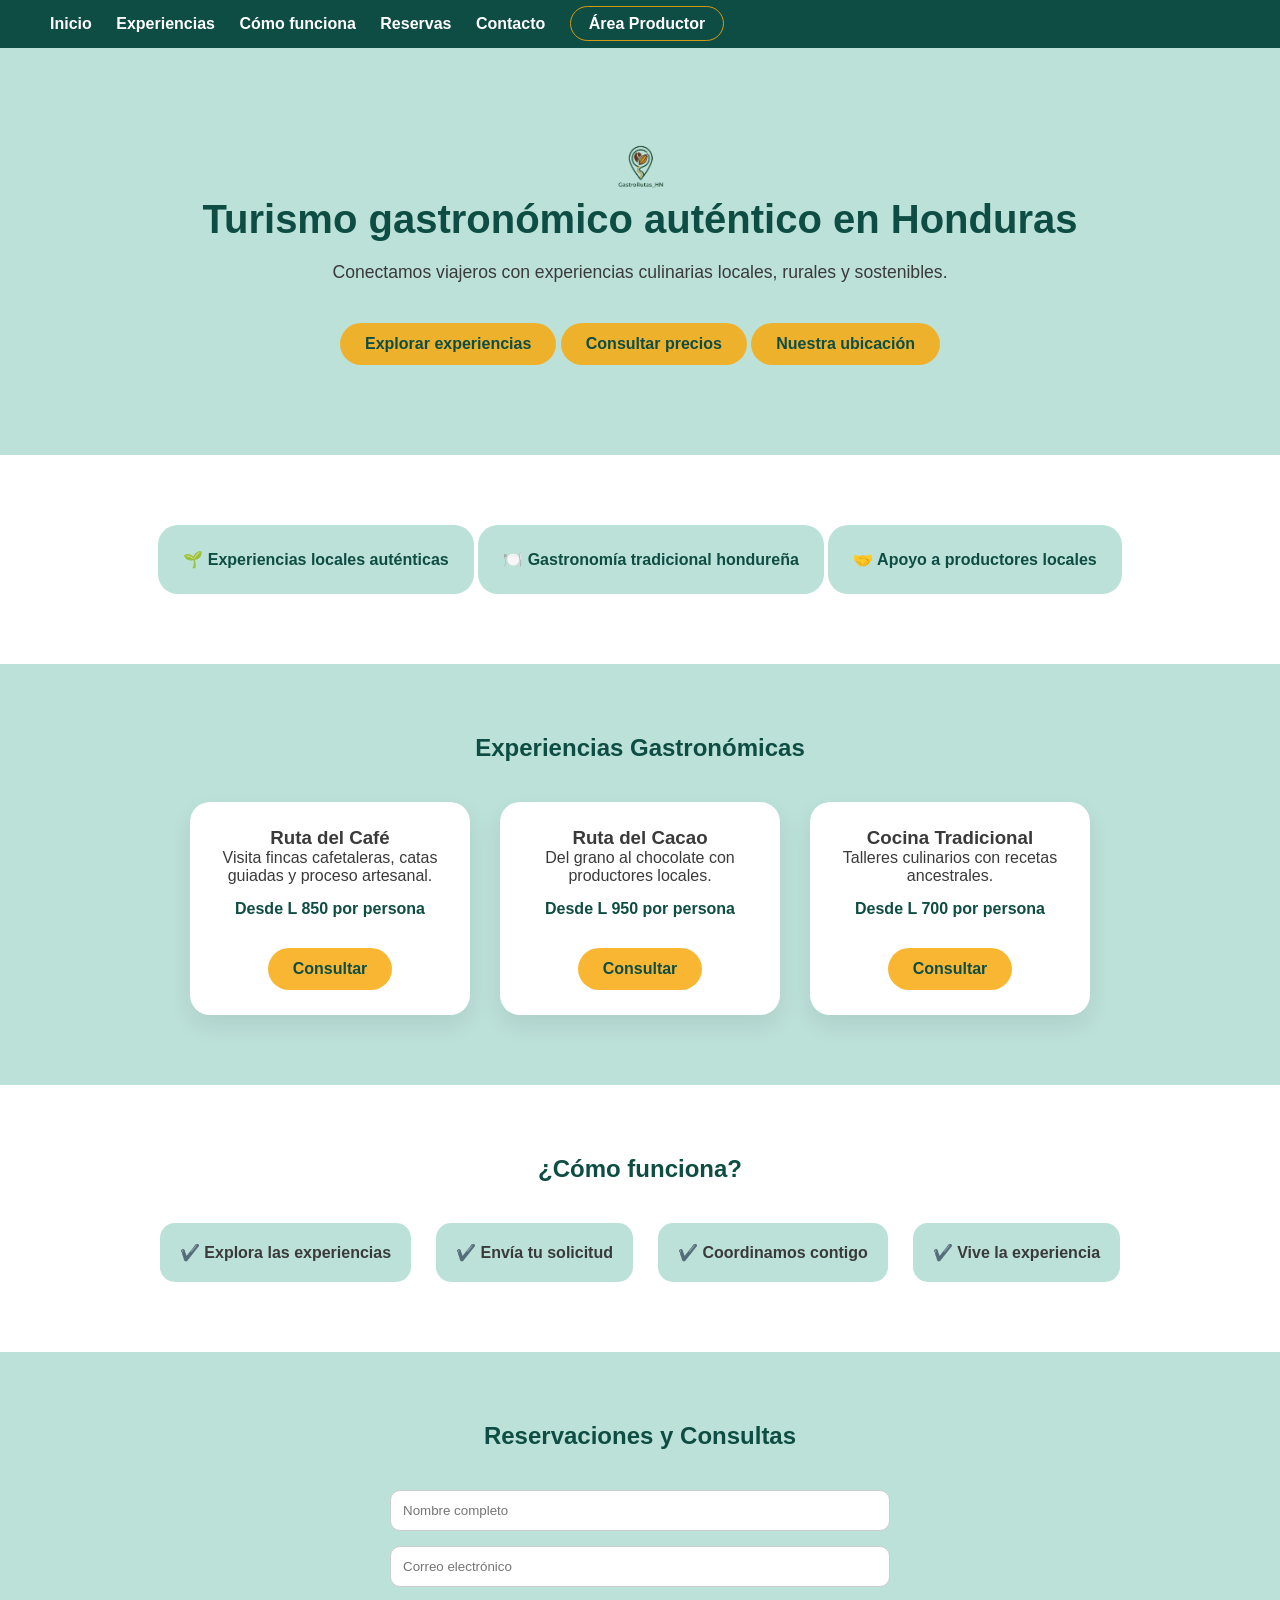
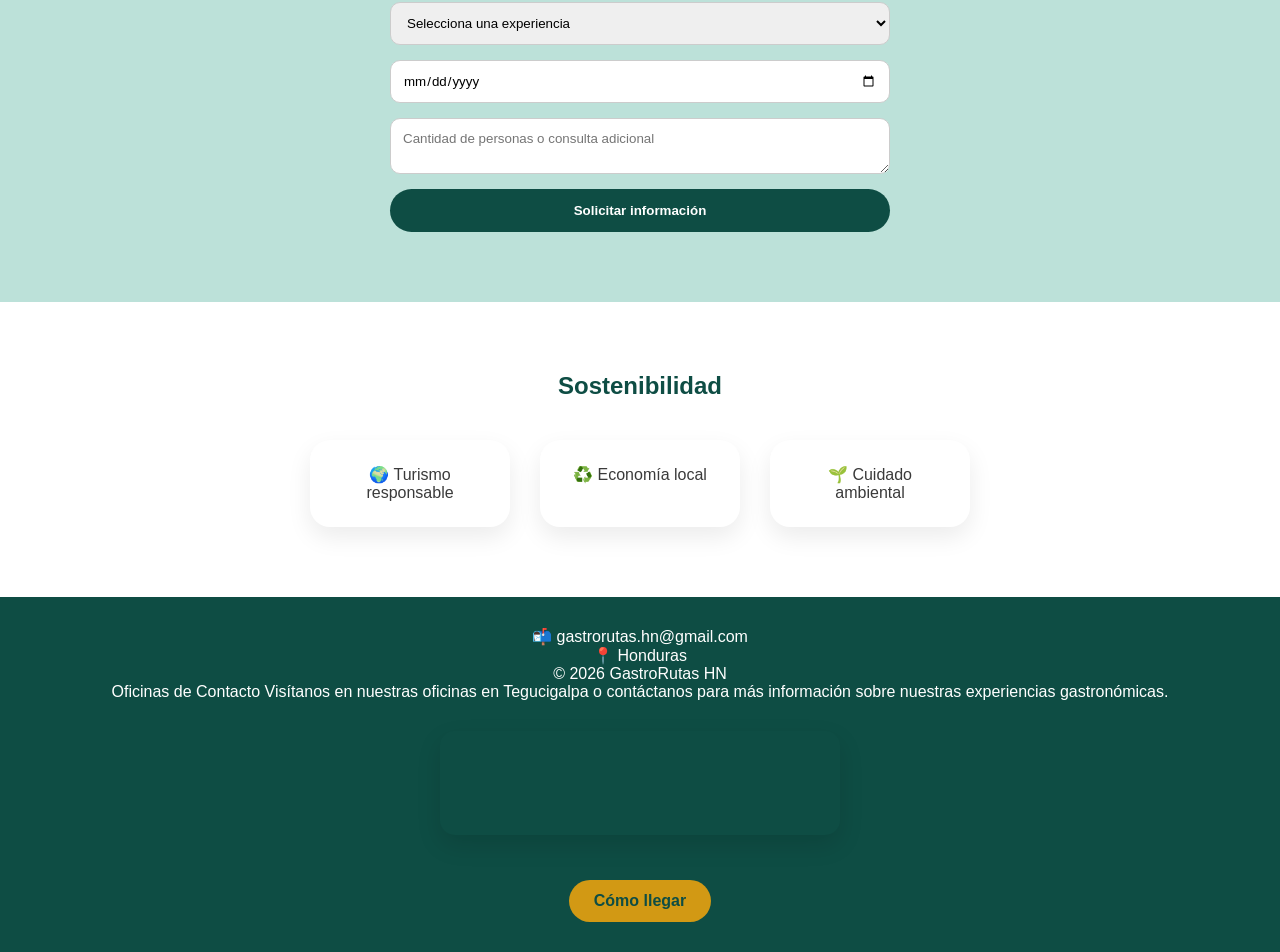
<file: index.html>
<!DOCTYPE html>
<html lang="es">
<head>
    <meta charset="UTF-8">
    <title>GastroRutas HN | Turismo Gastronómico</title>
    <meta name="viewport" content="width=device-width, initial-scale=1.0">
    <link rel="stylesheet" href="styles.css">
</head>

<body>

<header class="header">
    <!--<div class="logo">
        <img src="Logo_sf.png" alt="GastroRutas HN">
    </div>-->
    <nav class="menu">
        <a href="#inicio">Inicio</a>
        <a href="#experiencias">Experiencias</a>
        <a href="#funciona">Cómo funciona</a>
        <a href="#reservas">Reservas</a>
        <a href="#contacto">Contacto</a>
        <a href="Productor.html" class="menu-producer">Área Productor</a>

    </nav>
</header>

<!-- HERO -->
<section id="inicio" class="hero">
    <div class="logo">
        <img src="Logo_sf.png" alt="GastroRutas HN">
    </div>
    <h1>Turismo gastronómico auténtico en Honduras</h1>
    <p>Conectamos viajeros con experiencias culinarias locales, rurales y sostenibles.</p>
    <div class="hero-buttons">
        <a href="#experiencias" class="btn">Explorar experiencias</a>
        <a href="#reservas" class="btn">Consultar precios</a>


    <a href="https://www.google.com/maps/search/?api=1&query=14.083571744952634,-87.18517601571668"
        target="_blank"
        class="btn">
        Nuestra ubicación
    </a>


        
    </div>
    </section>
    

        
  

</section>

<!-- PROPUESTA DE VALOR -->
<section class="section">
    <div class="features">
    <a href="experiencias.html" class="feature">
        🌱 Experiencias locales auténticas
    </a>

    <a href="gastronomia.html" class="feature">
        🍽️ Gastronomía tradicional hondureña
    </a>

    <a href="productores.html" class="feature">
        🤝 Apoyo a productores locales
    </a>
</div>

</section>

<!-- EXPERIENCIAS -->
<section id="experiencias" class="section alt">
    <h2>Experiencias Gastronómicas</h2>

    <div class="cards">
        <div class="card">
            <h3>Ruta del Café</h3>
            <p>Visita fincas cafetaleras, catas guiadas y proceso artesanal.</p>
            <p class="precio">Desde L 850 por persona</p>
            <a href="#reservas" class="btn">Consultar</a>
        </div>

        <div class="card">
            <h3>Ruta del Cacao</h3>
            <p>Del grano al chocolate con productores locales.</p>
            <p class="precio">Desde L 950 por persona</p>
            <a href="#reservas" class="btn">Consultar</a>
        </div>

        <div class="card">
            <h3>Cocina Tradicional</h3>
            <p>Talleres culinarios con recetas ancestrales.</p>
            <p class="precio">Desde L 700 por persona</p>
            <a href="#reservas" class="btn">Consultar</a>
        </div>

    </div>
</section>

<!-- CÓMO FUNCIONA -->
<section id="funciona" class="section">
    <h2>¿Cómo funciona?</h2>

    <div class="steps">
        <div class="step">✔️ Explora las experiencias</div>
        <div class="step">✔️ Envía tu solicitud</div>
        <div class="step">✔️ Coordinamos contigo</div>
        <div class="step">✔️ Vive la experiencia</div>
    </div>
</section>

<!-- RESERVAS -->
<section id="reservas" class="section alt">
    <h2>Reservaciones y Consultas</h2>

    <form 
        action="https://formspree.io/f/mwvnkeja" 
        method="POST" 
        class="form">

        <input 
            type="text" 
            name="nombre" 
            placeholder="Nombre completo" 
            required>

        <input 
            type="email" 
            name="email" 
            placeholder="Correo electrónico" 
            required>

        <select name="experiencia" required>
            <option value="">Selecciona una experiencia</option>
            <option>Ruta del Café</option>
            <option>Ruta del Cacao</option>
            <option>Cocina Tradicional</option>
        </select>

        <input 
            type="date" 
            name="fecha">

        <textarea 
            name="mensaje" 
            placeholder="Cantidad de personas o consulta adicional"></textarea>

        <!-- Opcional pero MUY recomendado -->
        <input 
            type="hidden" 
            name="_subject" 
            value="Nueva solicitud – GastroRutas HN">

        <button type="submit">Solicitar información</button>
    </form>
</section>

<!-- SOSTENIBILIDAD -->
<section class="section">
    <h2>Sostenibilidad</h2>

    <div class="cards">
        <div class="card small">🌍 Turismo responsable</div>
        <div class="card small">♻️ Economía local</div>
        <div class="card small">🌱 Cuidado ambiental</div>
    </div>
</section>

<!-- CONTACTO -->
<footer id="contacto" class="footer">
    <p>📬 gastrorutas.hn@gmail.com</p>
    <p>📍 Honduras</p>
    <p>© 2026 GastroRutas HN</p>
    <p>
        Oficinas de Contacto
        Visítanos en nuestras oficinas en Tegucigalpa o contáctanos para más información
        sobre nuestras experiencias gastronómicas.
    </p>
    <div class="map-container">
        <iframe
            src="https://www.google.com/maps?q=14.083571744952634,-87.18517601571668&output=embed"
            allowfullscreen=""
            loading="lazy">
        </iframe>
    </div>

    <a href="https://www.google.com/maps/search/?api=1&query=14.083571744952634,-87.18517601571668"
       target="_blank"
       class="btn">
       Cómo llegar
    </a>
</footer>

</body>
</html>
</file>
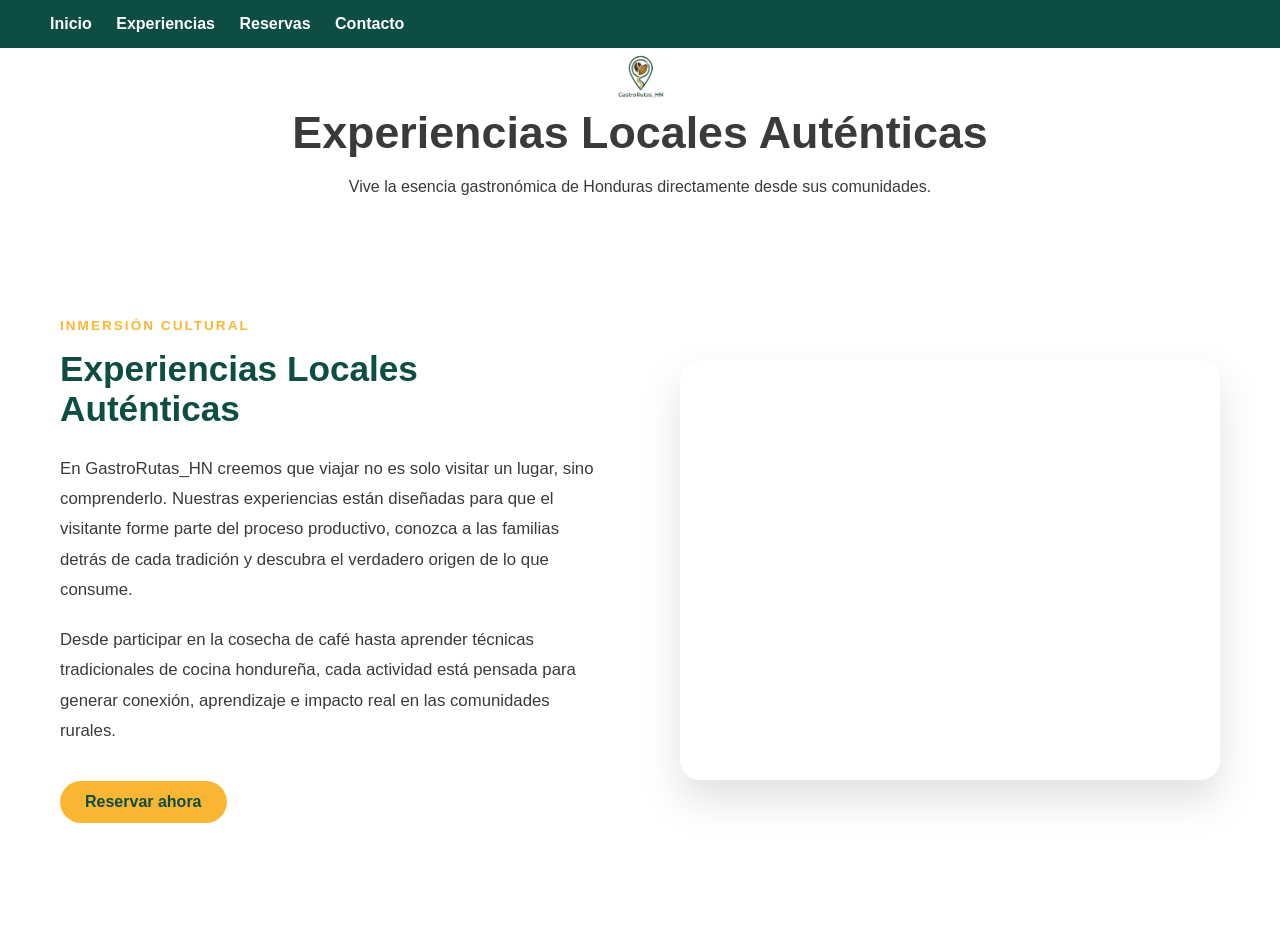
<file: experiencias.html>
<!DOCTYPE html>
<html lang="es">
<head>
    <meta charset="UTF-8">
    <title>Experiencias Locales | GastroRutas HN</title>
    <meta name="viewport" content="width=device-width, initial-scale=1.0">
    <link rel="stylesheet" href="styles.css">
</head>
<body>

<header class="header">
    <!--<div class="logo">
        <img src="Logo_sf.png" alt="GastroRutas HN">
    </div>-->
    <nav class="menu">
        <a href="index.html">Inicio</a>
        <a href="index.html#experiencias">Experiencias</a>
        <a href="index.html#reservas">Reservas</a>
        <a href="index.html#contacto">Contacto</a>
    </nav>
</header>

<!-- HERO -->
<section class="page-hero">
    <div class="logo">
        <img src="Logo_sf.png" alt="GastroRutas HN">
    </div>
    <h1>Experiencias Locales Auténticas</h1>
    <p>Vive la esencia gastronómica de Honduras directamente desde sus comunidades.</p>
</section>

<!-- SECCIÓN 1 -->
<section id="experiencias" class="split-section highlight-section">
    <div class="split-content">

        <div class="split-text">
            <span class="tag">Inmersión Cultural</span>
            <h2>Experiencias Locales Auténticas</h2>
            <p>
                En GastroRutas_HN creemos que viajar no es solo visitar un lugar,
                sino comprenderlo. Nuestras experiencias están diseñadas para
                que el visitante forme parte del proceso productivo, conozca a
                las familias detrás de cada tradición y descubra el verdadero
                origen de lo que consume.
            </p>

            <p>
                Desde participar en la cosecha de café hasta aprender técnicas
                tradicionales de cocina hondureña, cada actividad está pensada
                para generar conexión, aprendizaje e impacto real en las
                comunidades rurales.
            </p>

            <a href="index.html#reservas" class="btn">Reservar ahora</a>
        </div>

        <div class="split-image experiencias-img"></div>

    </div>
</section>

<!-- GALERÍA -->
<!-- 
<section class="gallery-section">
    <h2>Momentos de la Experiencia</h2>

    <div class="gallery-grid">
        <img src="https://images.unsplash.com/photo-1447933601403-0c6688de566e?auto=format&fit=crop&w=800&q=80" alt="Café">
        <img src="https://images.unsplash.com/photo-1504674900247-0877df9cc836?auto=format&fit=crop&w=800&q=80" alt="Cocina tradicional">
        <img src="https://images.unsplash.com/photo-1511381939415-e44015466834?auto=format&fit=crop&w=800&q=80" alt="Cacao">
    </div>
</section>
-->
<!-- CTA FINAL -->

</body>
</html>
</file>
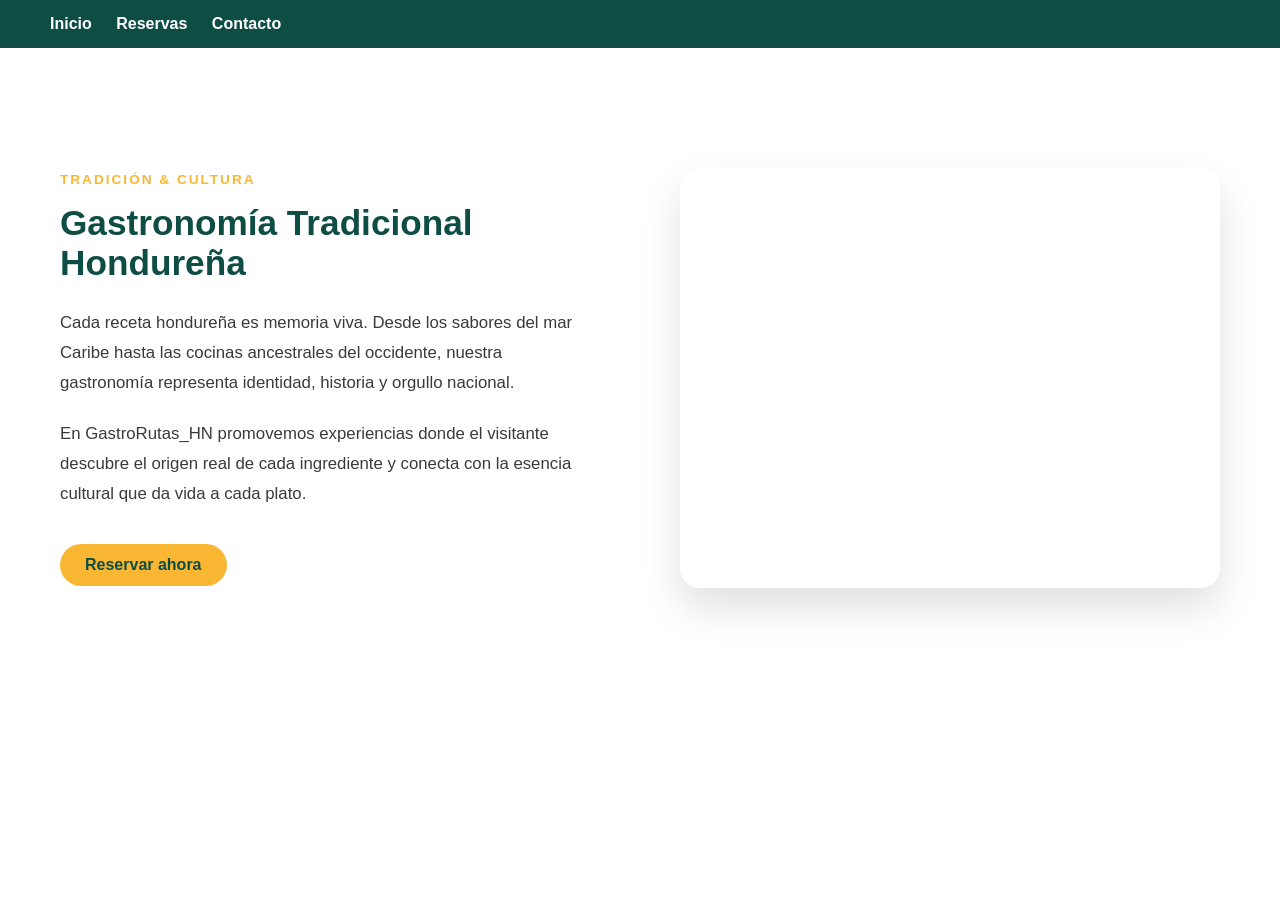
<file: gastronomia.html>
<!DOCTYPE html>
<html lang="es">
<head>
    <meta charset="UTF-8">
    <title>Experiencias Locales | GastroRutas HN</title>
    <link rel="stylesheet" href="styles.css">
</head>
<body>

<header class="header">
        <nav class="menu">
        <a href="index.html">Inicio</a>
        <a href="index.html#reservas">Reservas</a>
        <a href="index.html#contacto">Contacto</a>
    </nav>
</header>

<section id="gastronomia" class="split-section">
    <div class="split-content">
        <div class="split-text">
            
            <span class="tag">Tradición & Cultura</span>
            <h2>Gastronomía Tradicional Hondureña</h2>
            <p>
                Cada receta hondureña es memoria viva. Desde los sabores del mar 
                Caribe hasta las cocinas ancestrales del occidente, nuestra 
                gastronomía representa identidad, historia y orgullo nacional.
            </p>
            <p>
                En GastroRutas_HN promovemos experiencias donde el visitante 
                descubre el origen real de cada ingrediente y conecta con la 
                esencia cultural que da vida a cada plato.
            </p>
            <a href="index.html#reservas" class="btn">Reservar ahora</a>
        </div>

        <div class="split-image gastro-img"></div>
    </div>
</section>


</body>
</html>
</file>
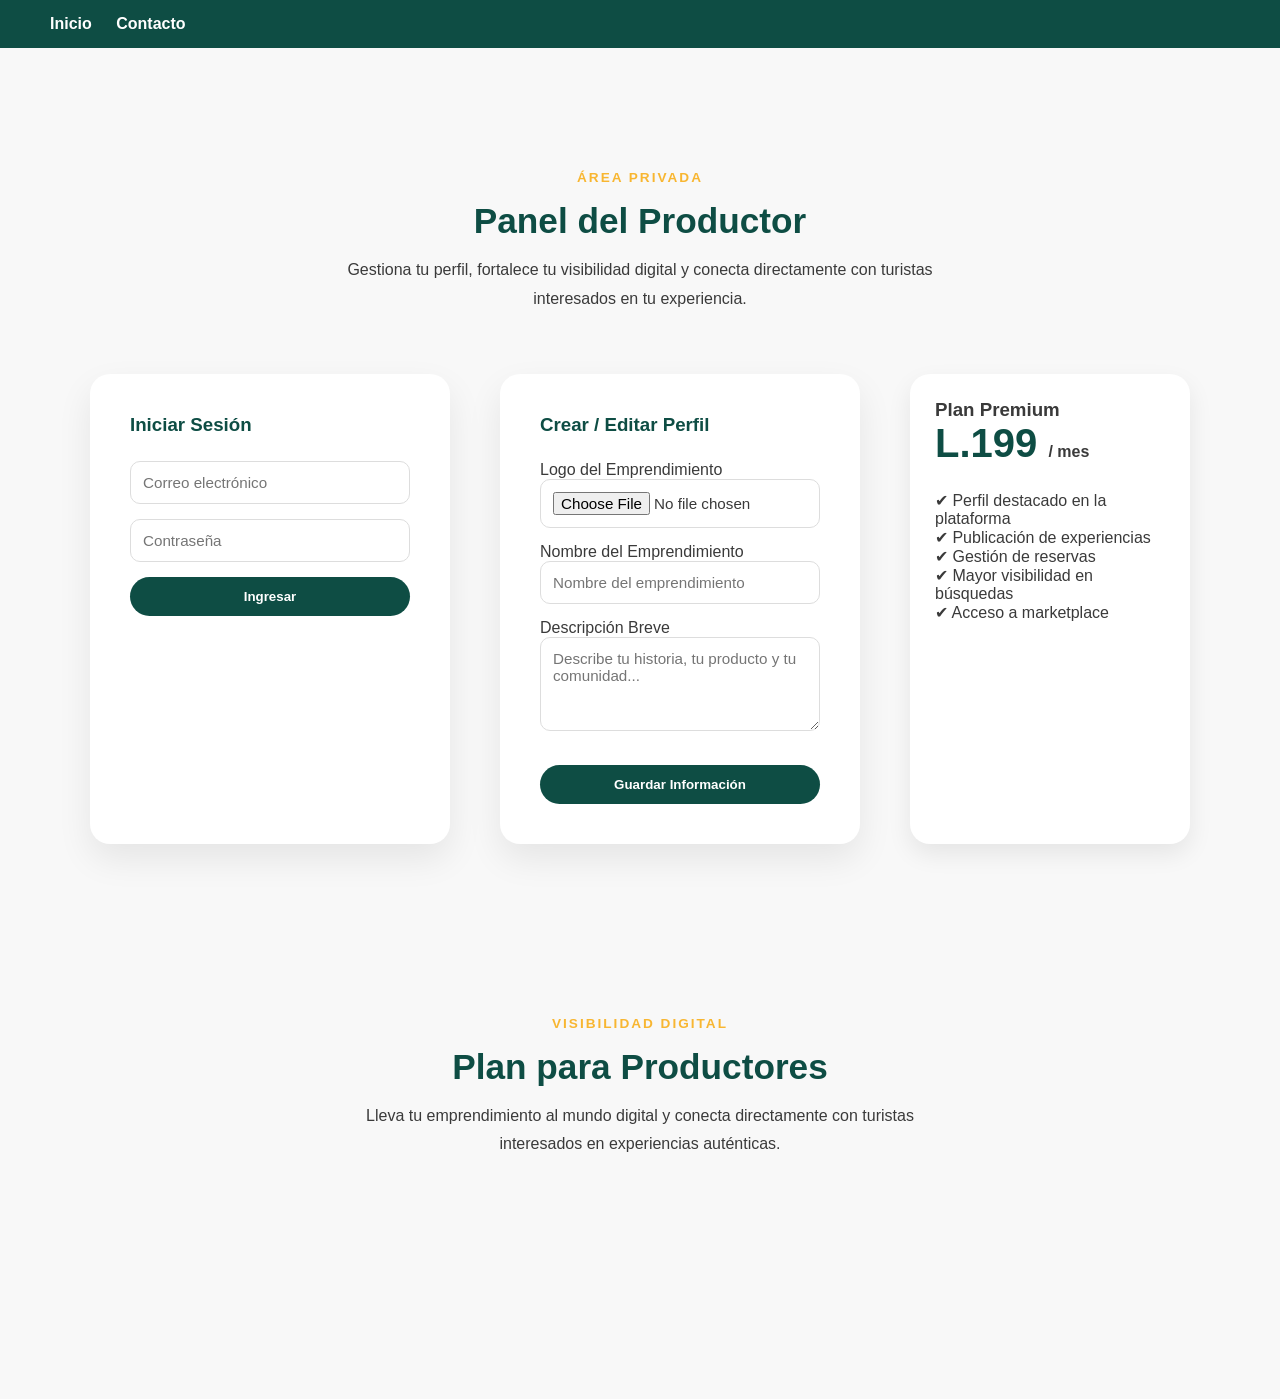
<file: Productor.html>
<!DOCTYPE html>
<html lang="es">
<head>
    <meta charset="UTF-8">
    <title>Área del Productor | GastroRutas HN</title>
    <link rel="stylesheet" href="styles.css">
</head>
<body>

<header class="header">
    <nav class="menu">
        <a href="index.html">Inicio</a>
        <a href="index.html#contacto">Contacto</a>
    </nav>
</header>

<section class="producer-section">
    <div class="producer-container">

        <div class="producer-intro">
            <span class="tag">Área Privada</span>
            <h2>Panel del Productor</h2>
            <p>
                Gestiona tu perfil, fortalece tu visibilidad digital
                y conecta directamente con turistas interesados en tu experiencia.
            </p>
        </div>

        <div class="producer-card">

            <div class="login-box">
                <h3>Iniciar Sesión</h3>
                <form>
                    <input type="email" placeholder="Correo electrónico" required>
                    <input type="password" placeholder="Contraseña" required>
                    <button type="submit">Ingresar</button>
                </form>
            </div>

            <div class="profile-box">
                <h3>Crear / Editar Perfil</h3>
                <form>
                    <label>Logo del Emprendimiento</label>
                    <input type="file" accept="image/*">

                    <label>Nombre del Emprendimiento</label>
                    <input type="text" placeholder="Nombre del emprendimiento">

                    <label>Descripción Breve</label>
                    <textarea rows="4" placeholder="Describe tu historia, tu producto y tu comunidad..."></textarea>

                    <button type="submit" class="btn">Guardar Información</button>
                </form>
            </div>
            
            <div class="card">

            <h3>Plan Premium</h3>

            <div class="price">
                L.199 <span>/ mes</span>
            </div>

            <ul>
                <p>✔ Perfil destacado en la plataforma</p>
                <p>✔ Publicación de experiencias</p>
                <p>✔ Gestión de reservas</p>
                <p>✔ Mayor visibilidad en búsquedas</p>
                <p>✔ Acceso a marketplace</p>
            </ul>
        </div>

<section id="suscripcion" class="pricing-section">
    <div class="pricing-container">

        <div class="pricing-header">
            <span class="tag">Visibilidad Digital</span>
            <h2>Plan para Productores</h2>
            <p>
                Lleva tu emprendimiento al mundo digital y conecta directamente
                con turistas interesados en experiencias auténticas.
            </p>
        </div>

        
    </div>
</section>





        </div>
    </div>
</section>

</body>
</html>
</file>
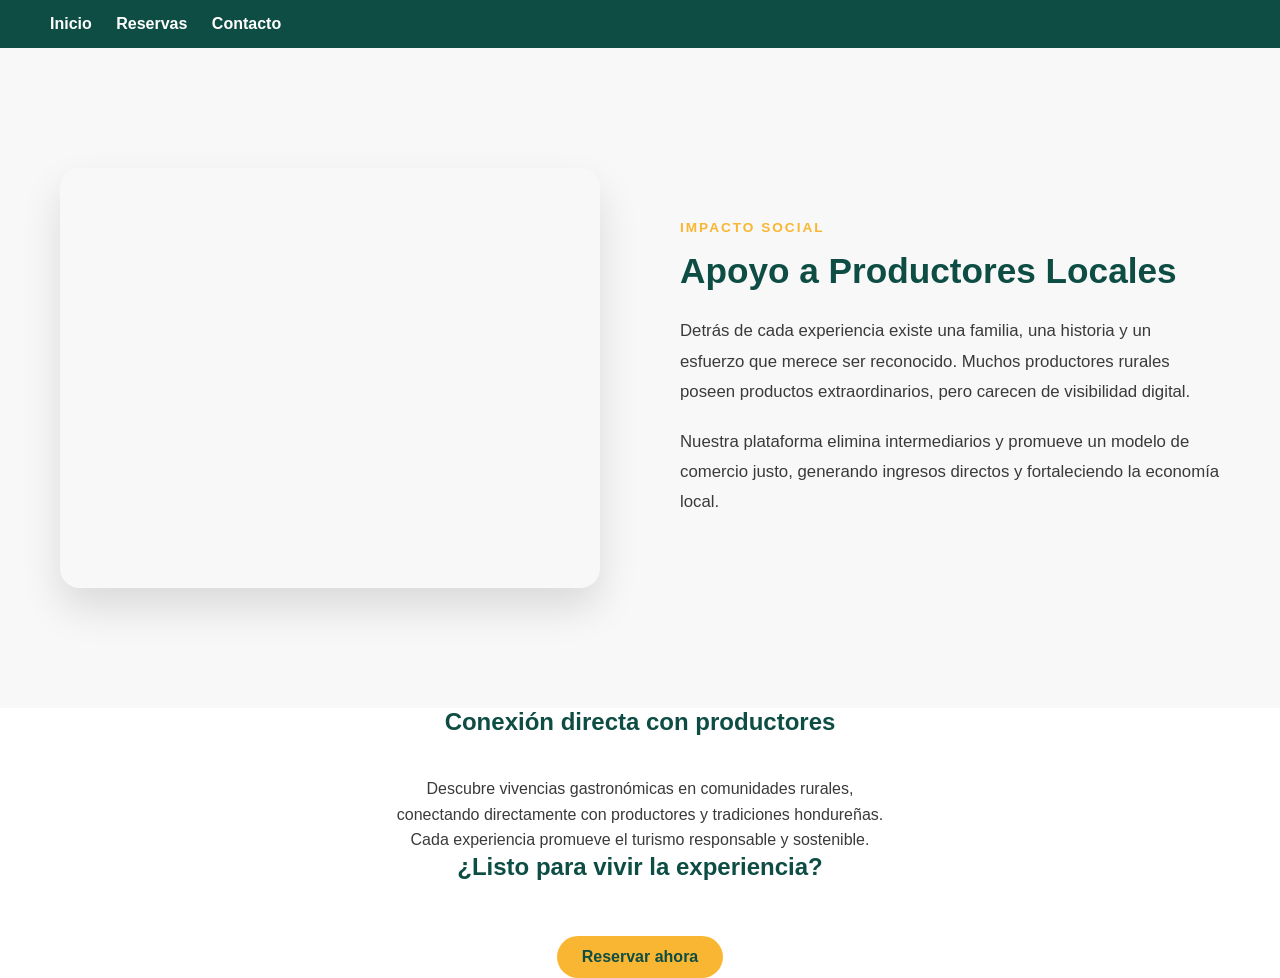
<file: productores.html>
<!DOCTYPE html>
<html lang="es">
<head>
    <meta charset="UTF-8">
    <title>Experiencias Locales | GastroRutas HN</title>
    <link rel="stylesheet" href="styles.css">
</head>
<body>

<header class="header">
        <nav class="menu">
        <a href="index.html">Inicio</a>
        <a href="index.html#reservas">Reservas</a>
        <a href="index.html#contacto">Contacto</a>
    </nav>
</header>


<section id="productores" class="split-section alt-section">
    <div class="split-content reverse">
        <div class="split-text">
            
            <span class="tag">Impacto Social</span>

            <h2>Apoyo a Productores Locales</h2>
            <p>
                Detrás de cada experiencia existe una familia, una historia y un 
                esfuerzo que merece ser reconocido. Muchos productores rurales 
                poseen productos extraordinarios, pero carecen de visibilidad digital.
            </p>
            <p>
                Nuestra plataforma elimina intermediarios y promueve un modelo 
                de comercio justo, generando ingresos directos y fortaleciendo 
                la economía local.
            </p>
        </div>

        <div class="split-image productores-img"></div>
    </div>
</section>

</body>

<section class="content-section">
    <div class="content-grid">

        <div class="content-text">
            <h2>Conexión directa con productores</h2>
            <p>
                Descubre vivencias gastronómicas en comunidades rurales,
                conectando directamente con productores y tradiciones hondureñas.
                Cada experiencia promueve el turismo responsable y sostenible.
                <h2>¿Listo para vivir la experiencia?</h2>
                <a href="index.html#reservas" class="btn">Reservar ahora</a>
            </p>
        </div>
<!--
        <div class="content-image">
            <img src="https://images.unsplash.com/photo-1464226184884-fa280b87c399?auto=format&fit=crop&w=1200&q=80" alt="Productores locales">
        </div>
-->
    </div>
</section>
</html>
</file>
<file: styles.css>
:root {
    --verde: #0e4d44;
    --verde-claro: #bce1d9;
    --dorado: #f8a90bd6;
    --blanco: #ffffff;
    --gris: #3a3a3a;
}

* {
    margin: 0;
    padding: 0;
    box-sizing: border-box;
    font-family: Arial, sans-serif;
}

body {
    color: var(--gris);
    background-color: var(--blanco);
}

/* HEADER */
.header {
    display: flex;
    justify-content: space-between;
    align-items: center;
    padding: 15px 30px;
    background-color: var(--verde);
    position: sticky;
    top: 0;
    z-index: 1000;
}

.logo img {
    height: 55px;
}

.menu a {
    color: var(--blanco);
    margin-left: 20px;
    text-decoration: none;
    font-weight: 600;
}

.menu a:hover {
    color: var(--dorado);
}

/* HERO */

.hero {
    background-color: var(--verde-claro);
    text-align: center;
    padding: 90px 20px;
}

.hero h1 {
    font-size: 2.5rem;
    color: var(--verde);
}

.hero p {
    margin: 20px 0;
    font-size: 1.1rem;
}

.hero-buttons {
    margin-top: 25px;
}

/* SECTIONS */
.section {
    padding: 70px 40px;
    text-align: center;
}

.section.alt {
    background-color: var(--verde-claro);
}

h2 {
    margin-bottom: 40px;
    color: var(--verde);
}

/* FEATURES */
.feature {
    background: var(--verde-claro);
    padding: 25px;
    border-radius: 20px;
    font-weight: 600;
    text-decoration: none;
    color: var(--verde);
    transition: 0.3s;
    display: inline-block;
}

.feature:hover {
    background: var(--dorado);
    color: var(--verde);
    transform: translateY(-5px);
}


/* CARDS */
.cards {
    display: flex;
    justify-content: center;
    gap: 30px;
    flex-wrap: wrap;
}

.card {
    background: var(--blanco);
    padding: 25px;
    width: 280px;
    border-radius: 20px;
    box-shadow: 0 10px 25px rgba(0,0,0,0.08);
}

.card.small {
    width: 200px;
}

.precio {
    color: var(--verde);
    font-weight: bold;
    margin: 15px 0;
}

/* BUTTONS */
.btn {
    display: inline-block;
    margin-top: 15px;
    padding: 12px 25px;
    background: var(--dorado);
    color: var(--verde);
    border-radius: 30px;
    text-decoration: none;
    font-weight: 600;
}

.btn.outline {
    background: transparent;
    border: 2px solid var(--dorado);
}

.btn:hover {
    opacity: 0.85;
}

/* STEPS */
.steps {
    display: flex;
    justify-content: center;
    gap: 25px;
    flex-wrap: wrap;
}

.step {
    background: var(--verde-claro);
    padding: 20px;
    border-radius: 15px;
    font-weight: 600;
}

/* FORM */
.form {
    max-width: 500px;
    margin: auto;
    display: flex;
    flex-direction: column;
    gap: 15px;
}

.form input,
.form select,
.form textarea {
    padding: 12px;
    border-radius: 10px;
    border: 1px solid #ccc;
}

.form button {
    background: var(--verde);
    color: var(--blanco);
    padding: 14px;
    border: none;
    border-radius: 30px;
    font-weight: bold;
    cursor: pointer;
}

.form button:hover {
    background: #16382a;
}

/* FOOTER */
.footer {
    background: var(--verde);
    color: var(--blanco);
    text-align: center;
    padding: 30px 20px;
}

section {
    scroll-margin-top: 90px;
}

.page-hero {
    text-align: center;
}
.page-hero h1 {
    font-size: 2.8rem;
    margin-bottom: 20px;
}

.page-hero p {
    max-width: 700px;
    margin: 0 auto;
}
.content-text {
    text-align: center;
}
.content-text p {
    max-width: 500px;
    margin: 0 auto;
    line-height: 1.6;
}
.map-container {
    max-width: 400px;   /* más pequeño */
    margin: 30px auto;
    border-radius: 15px;
    overflow: hidden;
    box-shadow: 0 10px 25px rgba(0,0,0,0.12);
}

.map-container iframe {
    width: 80%;
    height: 100px;   /* altura reducida */
    border: 0;
}
/* SECCIÓN BASE */
.split-section {
    padding: 120px 60px;
    background: var(--blanco);
}

.alt-section {
    background: #f8f8f8;
}

.split-content {
    max-width: 1200px;
    margin: auto;
    display: flex;
    align-items: center;
    gap: 80px;
    flex-wrap: wrap;
}

.reverse {
    flex-direction: row-reverse;
}

.split-text {
    flex: 1;
}

.split-text h2 {
    font-size: 2.2rem;
    margin: 15px 0 25px 0;
    color: var(--verde);
    font-weight: 600;
}

.split-text p {
    margin-bottom: 20px;
    line-height: 1.8;
    color: var(--gris);
    font-size: 1.05rem;
}

/* Etiqueta pequeña arriba */
.tag {
    font-size: 0.85rem;
    letter-spacing: 2px;
    text-transform: uppercase;
    color: var(--dorado);
    font-weight: bold;
}

/* IMÁGENES */
.split-image {
    flex: 1;
    min-height: 420px;
    border-radius: 20px;
    background-size: cover;
    background-position: center;
    box-shadow: 0 20px 40px rgba(0,0,0,0.12);
}

.gastro-img {
    background-image: url('https://images.unsplash.com/photo-1546069901-ba9599a7e63c');
}

.productores-img {
    background-image: url('https://images.unsplash.com/photo-1506806732259-39c2d0268443');
}

/* RESPONSIVE */
@media (max-width: 900px) {
    .split-content {
        flex-direction: column;
        gap: 40px;
    }

    .reverse {
        flex-direction: column;
    }

    .split-image {
        width: 100%;
    }
}

/* SECCIÓN DESTACADA */
.highlight-section {
    background: linear-gradient(
        rgba(255,255,255,0.92),
        rgba(255,255,255,0.92)
    ),
    url('https://images.unsplash.com/photo-1529692236671-f1f6cf9683ba');
    background-size: cover;
    background-position: center;
}

/* Imagen específica */
.experiencias-img {
    background-image: url('https://images.unsplash.com/photo-1511690656952-34342bb7c2f2');
}

/* SECCIÓN PRODUCTOR */
.producer-section {
    padding: 120px 60px;
    background: #f8f8f8;
}

.producer-container {
    max-width: 1100px;
    margin: auto;
}

.producer-intro {
    text-align: center;
    margin-bottom: 60px;
}

.producer-intro h2 {
    font-size: 2.2rem;
    margin: 15px 0;
    color: var(--verde);
}

.producer-intro p {
    max-width: 600px;
    margin: auto;
    line-height: 1.8;
    color: var(--gris);
}

/* Tarjeta contenedora */
.producer-card {
    display: flex;
    gap: 50px;
    flex-wrap: wrap;
    justify-content: center;
}

/* LOGIN Y PERFIL */
.login-box,
.profile-box {
    flex: 1;
    min-width: 320px;
    background: var(--blanco);
    padding: 40px;
    border-radius: 20px;
    box-shadow: 0 15px 35px rgba(0,0,0,0.08);
}

.login-box h3,
.profile-box h3 {
    margin-bottom: 25px;
    color: var(--verde);
}

/* Inputs */
.login-box input,
.profile-box input,
.profile-box textarea {
    width: 100%;
    padding: 12px;
    margin-bottom: 15px;
    border-radius: 10px;
    border: 1px solid #ddd;
    font-size: 0.95rem;
}

.login-box button,
.profile-box button {
    width: 100%;
    padding: 12px;
    border-radius: 30px;
    border: none;
    background: var(--verde);
    color: var(--blanco);
    font-weight: 600;
    cursor: pointer;
}

.login-box button:hover,
.profile-box button:hover {
    background: #0b3c36;
}

.menu-producer {
    padding: 8px 18px;
    border: 1px solid var(--dorado);
    border-radius: 25px;
    transition: 0.3s;
}

.menu-producer:hover {
    background: var(--dorado);
    color: var(--verde);
}

/* SECCIÓN */
.pricing-section {
    padding: 120px 20px;
    background: #f8f8f8;
    text-align: center;
}

.pricing-container {
    max-width: 900px;
    margin: auto;
}

/* HEADER */
.pricing-header h2 {
    font-size: 2.2rem;
    margin: 15px 0;
    color: var(--verde);
}

.pricing-header p {
    max-width: 600px;
    margin: auto;
    line-height: 1.8;
    color: var(--gris);
}

/* CARD */
.pricing-card {
    background: var(--blanco);
    margin-top: 50px;
    padding: 50px 40px;
    border-radius: 20px;
    box-shadow: 0 15px 40px rgba(0,0,0,0.08);
    max-width: 400px;
    margin-left: auto;
    margin-right: auto;
}

/* TITULO */
.pricing-card h3 {
    color: var(--verde);
    margin-bottom: 20px;
}

/* PRECIO */
.price {
    font-size: 2.5rem;
    font-weight: bold;
    color: var(--verde);
    margin-bottom: 25px;
}

.price span {
    font-size: 1rem;
    color: var(--gris);
}

/* LISTA */
.pricing-card ul {
    list-style: none;
    padding: 0;
    margin-bottom: 30px;
}

.pricing-card ul li {
    margin-bottom: 12px;
    color: var(--gris);
}

/* BOTÓN */
.pricing-card .btn {
    width: 100%;
}
</file>
